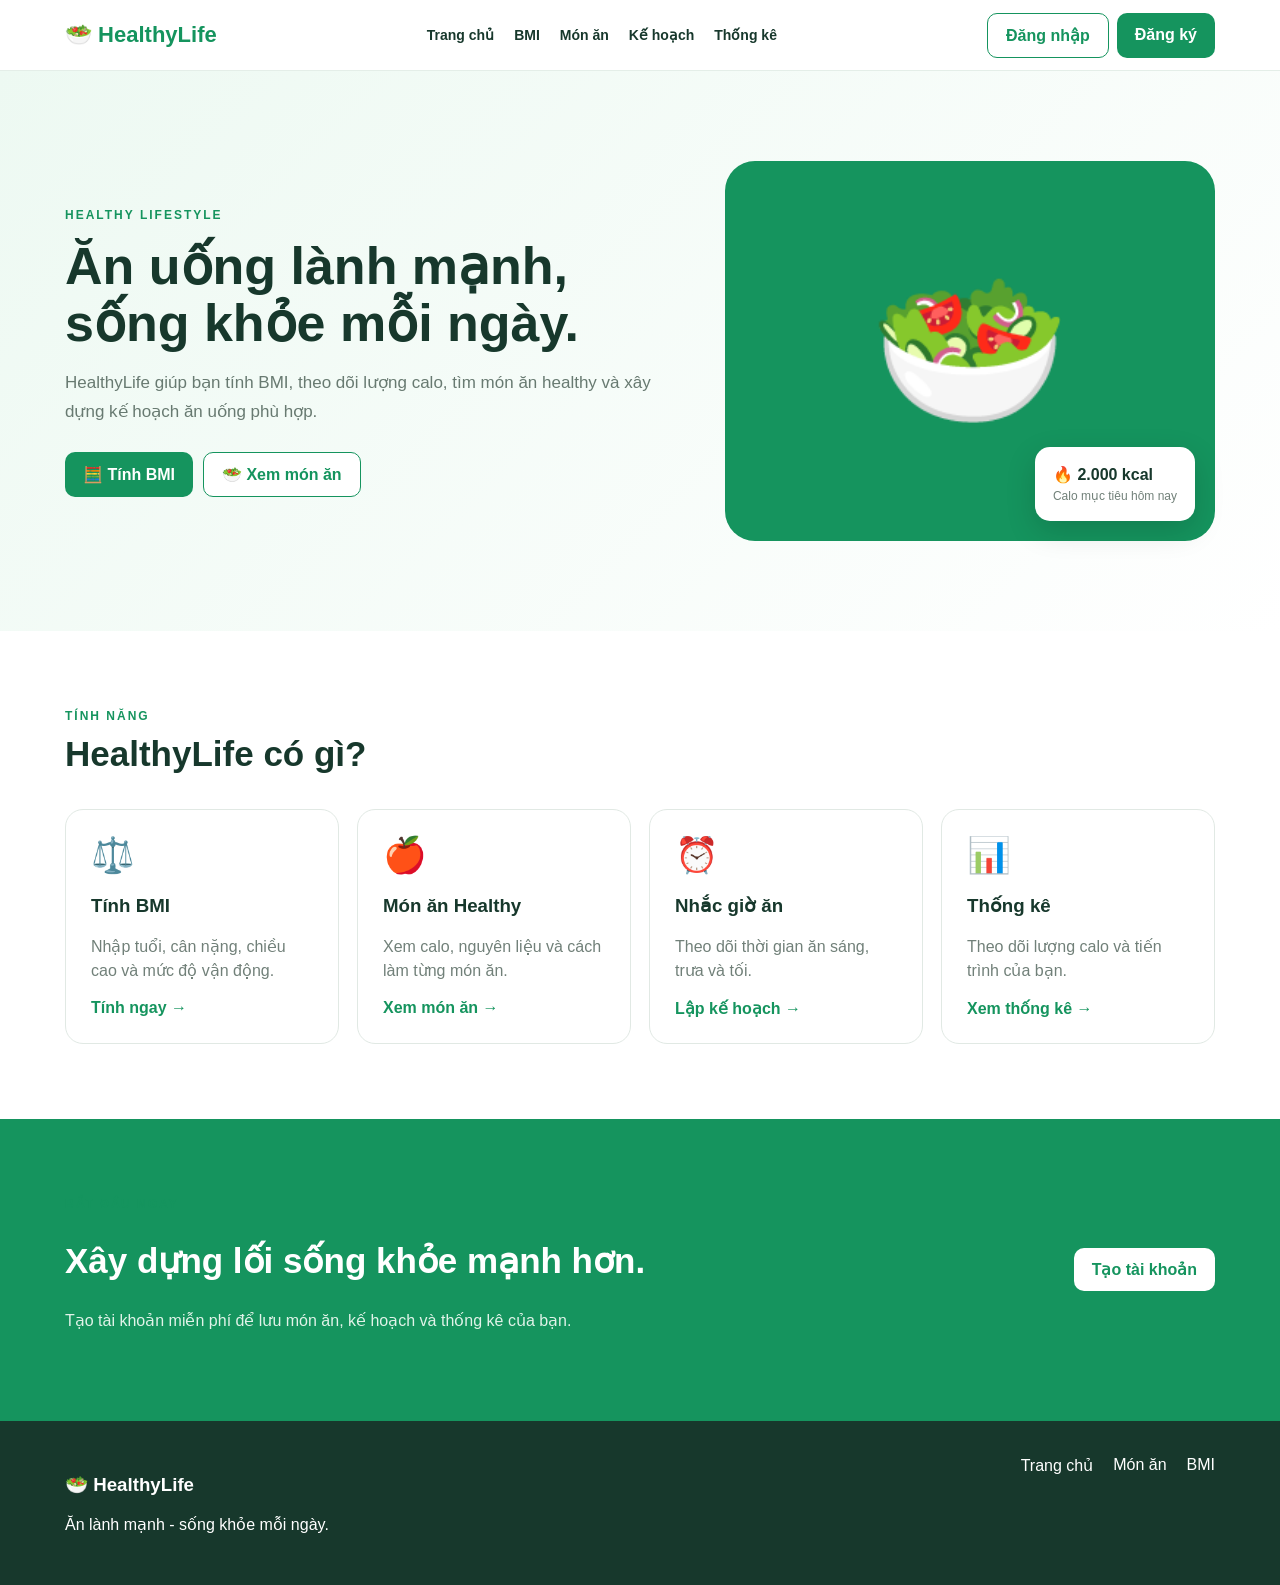
<file: index.html>
<!DOCTYPE html>
<html lang="vi">

<head>
    <meta charset="UTF-8">
    <meta name="viewport" content="width=device-width, initial-scale=1.0">

    <title>HealthyLife - Ăn uống lành mạnh</title>

    <link rel="stylesheet" href="css/styles.css">
    <link rel="stylesheet" href="css/responsive.css">
</head>

<body>

    <header class="header">

        <div class="container nav">

            <a href="index.html" class="logo">
                🥗 HealthyLife
            </a>

            <nav>
                <a href="index.html">Trang chủ</a>
                <a href="html/bmi.html">BMI</a>
                <a href="html/meals.html">Món ăn</a>
                <a href="html/plan.html">Kế hoạch</a>
                <a href="html/statistics.html">Thống kê</a>
            </nav>

            <div class="nav-buttons">
                <a href="html/login.html" class="btn btn-outline">
                    Đăng nhập
                </a>

                <a href="html/register.html" class="btn btn-primary">
                    Đăng ký
                </a>
            </div>

        </div>

    </header>


    <main>

        <section class="hero">

            <div class="container hero-grid">

                <div class="hero-content">

                    <span class="badge">
                        HEALTHY LIFESTYLE
                    </span>

                    <h1>
                        Ăn uống lành mạnh,
                        sống khỏe mỗi ngày.
                    </h1>

                    <p>
                        HealthyLife giúp bạn tính BMI, theo dõi
                        lượng calo, tìm món ăn healthy và xây dựng
                        kế hoạch ăn uống phù hợp.
                    </p>

                    <div class="hero-buttons">

                        <a href="bmi.html" class="btn btn-primary">
                            🧮 Tính BMI
                        </a>

                        <a href="meals.html" class="btn btn-outline">
                            🥗 Xem món ăn
                        </a>

                    </div>

                </div>


                <div class="hero-image">

                    <div class="hero-food">
                        🥗
                    </div>

                    <div class="floating-card">

                        <strong>
                            🔥 2.000 kcal
                        </strong>

                        <span>
                            Calo mục tiêu hôm nay
                        </span>

                    </div>

                </div>

            </div>

        </section>


        <section class="section">

            <div class="container">

                <div class="section-title">

                    <span>TÍNH NĂNG</span>

                    <h2>
                        HealthyLife có gì?
                    </h2>

                </div>


                <div class="feature-grid">

                    <div class="feature-card">

                        <div class="feature-icon">
                            ⚖️
                        </div>

                        <h3>
                            Tính BMI
                        </h3>

                        <p>
                            Nhập tuổi, cân nặng, chiều cao
                            và mức độ vận động.
                        </p>

                        <a href="html/bmi.html">
                            Tính ngay →
                        </a>

                    </div>


                    <div class="feature-card">

                        <div class="feature-icon">
                            🍎
                        </div>

                        <h3>
                            Món ăn Healthy
                        </h3>

                        <p>
                            Xem calo, nguyên liệu và cách
                            làm từng món ăn.
                        </p>

                        <a href="html/meals.html">
                            Xem món ăn →
                        </a>

                    </div>


                    <div class="feature-card">

                        <div class="feature-icon">
                            ⏰
                        </div>

                        <h3>
                            Nhắc giờ ăn
                        </h3>

                        <p>
                            Theo dõi thời gian ăn sáng,
                            trưa và tối.
                        </p>

                        <a href="html/plan.html">
                            Lập kế hoạch →
                        </a>

                    </div>


                    <div class="feature-card">

                        <div class="feature-icon">
                            📊
                        </div>

                        <h3>
                            Thống kê
                        </h3>

                        <p>
                            Theo dõi lượng calo và tiến trình
                            của bạn.
                        </p>

                        <a href="html/statistics.html">
                            Xem thống kê →
                        </a>

                    </div>

                </div>

            </div>

        </section>


        <section class="section section-green">

            <div class="container cta">

                <div>

                    <span class="badge">
                        BẮT ĐẦU NGAY
                    </span>

                    <h2>
                        Xây dựng lối sống
                        khỏe mạnh hơn.
                    </h2>

                    <p>
                        Tạo tài khoản miễn phí để lưu món ăn,
                        kế hoạch và thống kê của bạn.
                    </p>

                </div>

                <a href="register.html" class="btn btn-white">
                    Tạo tài khoản
                </a>

            </div>

        </section>

    </main>


    <footer>

        <div class="container footer-content">

            <div>
                <h3>🥗 HealthyLife</h3>

                <p>
                    Ăn lành mạnh - sống khỏe mỗi ngày.
                </p>
            </div>

            <div>
                <a href="index.html">Trang chủ</a>
                <a href="meals.html">Món ăn</a>
                <a href="bmi.html">BMI</a>
            </div>

        </div>

    </footer>


    <script src="/js/app.js"></script>

</body>

</html>
</file>
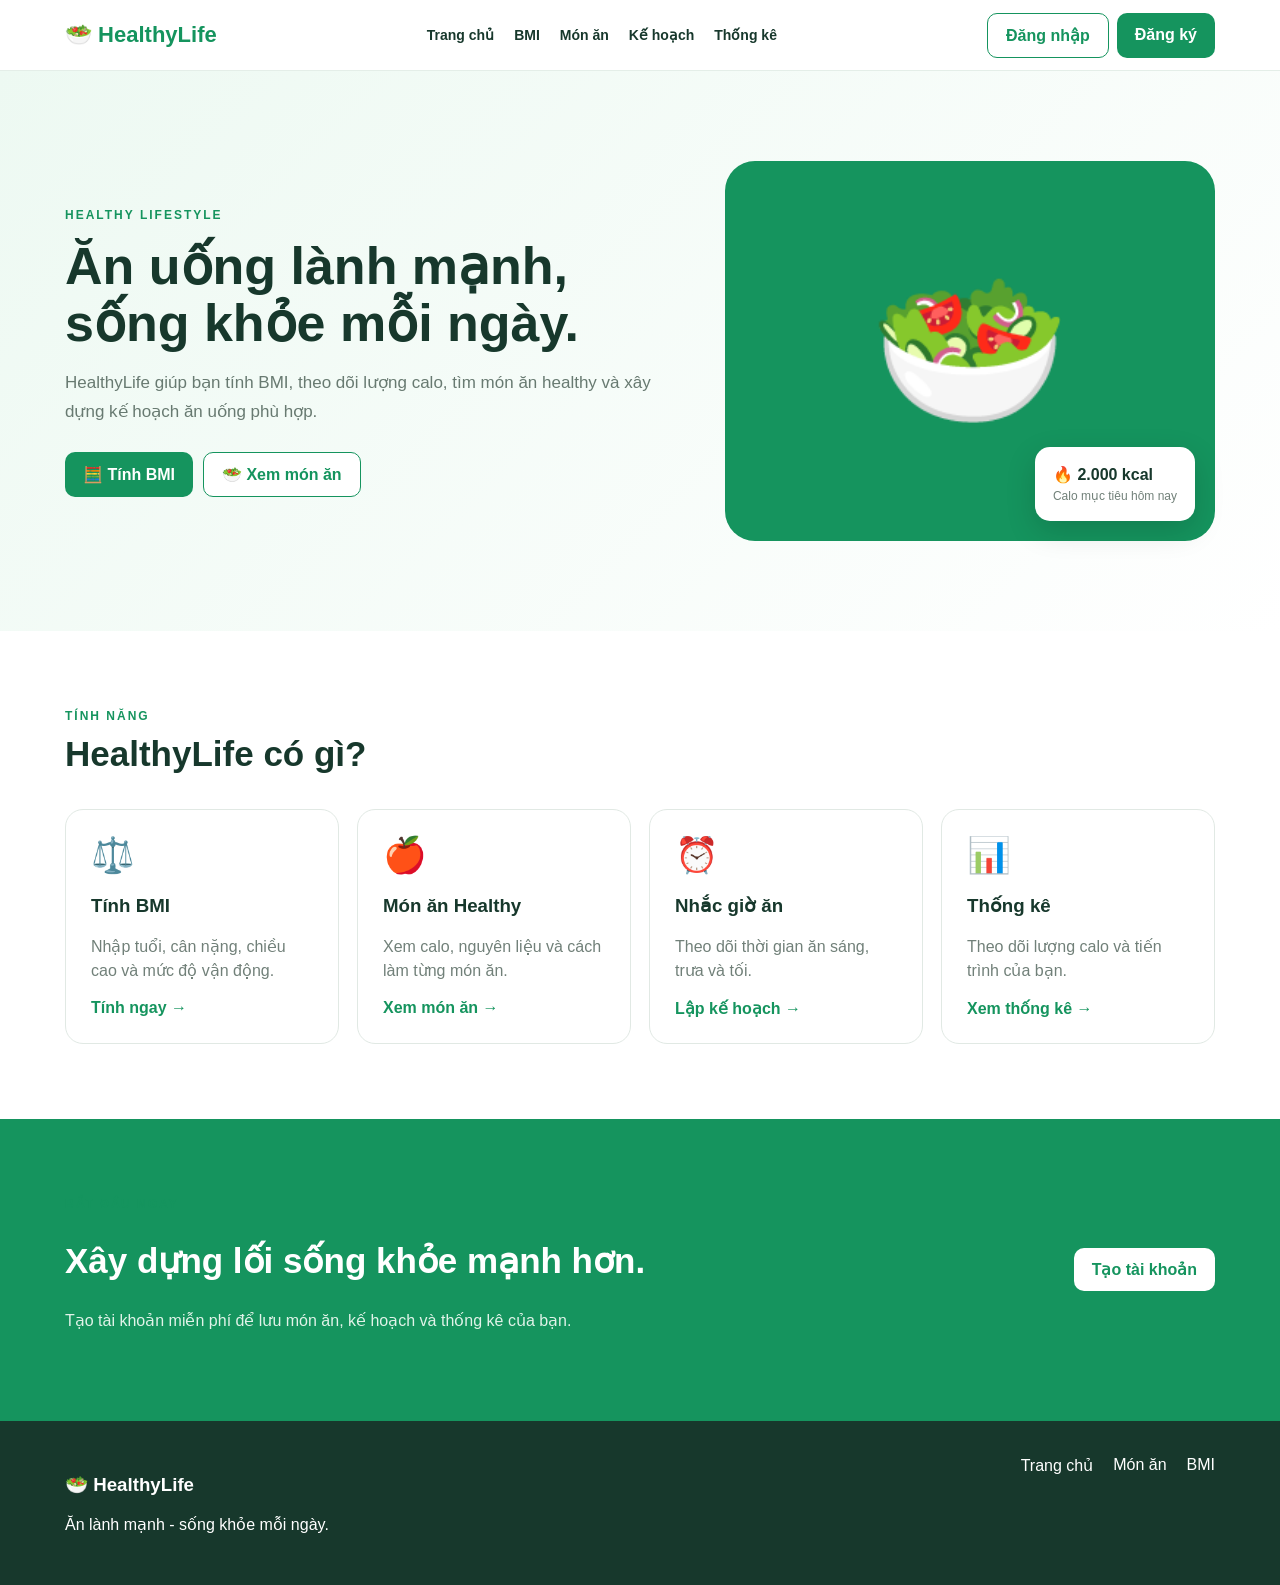
<file: html/index.html>
<!DOCTYPE html>
<html lang="vi">
<head>
    <meta charset="UTF-8">
    <meta name="viewport" content="width=device-width, initial-scale=1.0">

    <title>HealthyLife - Ăn uống lành mạnh</title>

    <link rel="stylesheet" href="/css/styles.css">
    <link rel="stylesheet" href="/css/responsive.css">
</head>

<body>

<header class="header">

    <div class="container nav">

        <a href="index.html" class="logo">
            🥗 HealthyLife
        </a>

        <nav>
            <a href="index.html">Trang chủ</a>
            <a href="bmi.html">BMI</a>
            <a href="meals.html">Món ăn</a>
            <a href="plan.html">Kế hoạch</a>
            <a href="statistics.html">Thống kê</a>
        </nav>

        <div class="nav-buttons">
            <a href="login.html" class="btn btn-outline">
                Đăng nhập
            </a>

            <a href="register.html" class="btn btn-primary">
                Đăng ký
            </a>
        </div>

    </div>

</header>


<main>

<section class="hero">

    <div class="container hero-grid">

        <div class="hero-content">

            <span class="badge">
                HEALTHY LIFESTYLE
            </span>

            <h1>
                Ăn uống lành mạnh,
                sống khỏe mỗi ngày.
            </h1>

            <p>
                HealthyLife giúp bạn tính BMI, theo dõi
                lượng calo, tìm món ăn healthy và xây dựng
                kế hoạch ăn uống phù hợp.
            </p>

            <div class="hero-buttons">

                <a href="bmi.html" class="btn btn-primary">
                    🧮 Tính BMI
                </a>

                <a href="meals.html" class="btn btn-outline">
                    🥗 Xem món ăn
                </a>

            </div>

        </div>


        <div class="hero-image">

            <div class="hero-food">
                🥗
            </div>

            <div class="floating-card">

                <strong>
                    🔥 2.000 kcal
                </strong>

                <span>
                    Calo mục tiêu hôm nay
                </span>

            </div>

        </div>

    </div>

</section>


<section class="section">

    <div class="container">

        <div class="section-title">

            <span>TÍNH NĂNG</span>

            <h2>
                HealthyLife có gì?
            </h2>

        </div>


        <div class="feature-grid">

            <div class="feature-card">

                <div class="feature-icon">
                    ⚖️
                </div>

                <h3>
                    Tính BMI
                </h3>

                <p>
                    Nhập tuổi, cân nặng, chiều cao
                    và mức độ vận động.
                </p>

                <a href="bmi.html">
                    Tính ngay →
                </a>

            </div>


            <div class="feature-card">

                <div class="feature-icon">
                    🍎
                </div>

                <h3>
                    Món ăn Healthy
                </h3>

                <p>
                    Xem calo, nguyên liệu và cách
                    làm từng món ăn.
                </p>

                <a href="meals.html">
                    Xem món ăn →
                </a>

            </div>


            <div class="feature-card">

                <div class="feature-icon">
                    ⏰
                </div>

                <h3>
                    Nhắc giờ ăn
                </h3>

                <p>
                    Theo dõi thời gian ăn sáng,
                    trưa và tối.
                </p>

                <a href="plan.html">
                    Lập kế hoạch →
                </a>

            </div>


            <div class="feature-card">

                <div class="feature-icon">
                    📊
                </div>

                <h3>
                    Thống kê
                </h3>

                <p>
                    Theo dõi lượng calo và tiến trình
                    của bạn.
                </p>

                <a href="statistics.html">
                    Xem thống kê →
                </a>

            </div>

        </div>

    </div>

</section>


<section class="section section-green">

    <div class="container cta">

        <div>

            <span class="badge">
                BẮT ĐẦU NGAY
            </span>

            <h2>
                Xây dựng lối sống
                khỏe mạnh hơn.
            </h2>

            <p>
                Tạo tài khoản miễn phí để lưu món ăn,
                kế hoạch và thống kê của bạn.
            </p>

        </div>

        <a href="register.html"
           class="btn btn-white">
            Tạo tài khoản
        </a>

    </div>

</section>

</main>


<footer>

    <div class="container footer-content">

        <div>
            <h3>🥗 HealthyLife</h3>

            <p>
                Ăn lành mạnh - sống khỏe mỗi ngày.
            </p>
        </div>

        <div>
            <a href="index.html">Trang chủ</a>
            <a href="meals.html">Món ăn</a>
            <a href="bmi.html">BMI</a>
        </div>

    </div>

</footer>


<script src="/js/app.js"></script>

</body>
</html>
</file>
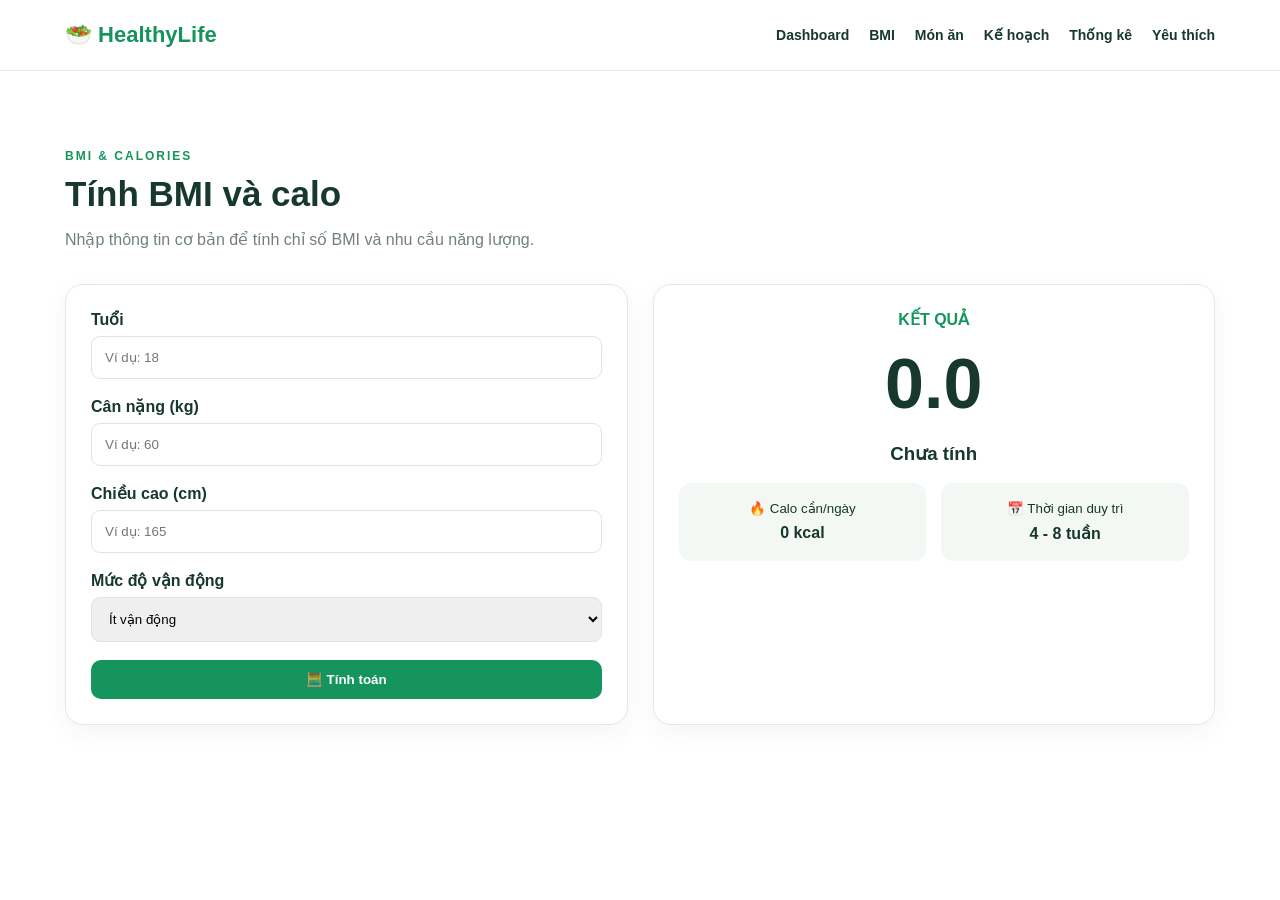
<file: html/bmi.html>
<!DOCTYPE html>
<html lang="vi">

<head>

    <meta charset="UTF-8">

    <meta name="viewport" content="width=device-width, initial-scale=1.0">

    <title>Tính BMI - HealthyLife</title>

    <link rel="stylesheet" href="../css/styles.css">
    <link rel="stylesheet" href="../css/responsive.css">

</head>

<body>


    <header class="header">

        <div class="container nav">

            <a href="dashboard.html" class="logo">
                🥗 HealthyLife
            </a>

            <nav>

                <a href="dashboard.html">
                    Dashboard
                </a>

                <a href="bmi.html">
                    BMI
                </a>

                <a href="meals.html">
                    Món ăn
                </a>

                <a href="plan.html">
                    Kế hoạch
                </a>

                <a href="statistics.html">
                    Thống kê
                </a>
                <a href="favorite.html">
                    Yêu thích
                </a>
            </nav>

        </div>

    </header>


    <main>

        <section class="section">

            <div class="container">

                <div class="section-title">

                    <span>BMI & CALORIES</span>

                    <h1>
                        Tính BMI và calo
                    </h1>

                    <p>
                        Nhập thông tin cơ bản để tính
                        chỉ số BMI và nhu cầu năng lượng.
                    </p>

                </div>


                <div class="bmi-page-grid">


                    <div class="card">

                        <form id="bmiForm">

                            <div class="form-group">

                                <label>
                                    Tuổi
                                </label>

                                <input type="number" id="age" min="1" placeholder="Ví dụ: 18"
                                    required>

                            </div>


                            <div class="form-group">

                                <label>
                                    Cân nặng (kg)
                                </label>

                                <input type="number" id="weight" min="1" step="0.1"
                                    placeholder="Ví dụ: 60" required>

                            </div>


                            <div class="form-group">

                                <label>
                                    Chiều cao (cm)
                                </label>

                                <input type="number" id="height" min="1" placeholder="Ví dụ: 165"
                                    required>

                            </div>


                            <div class="form-group">

                                <label>
                                    Mức độ vận động
                                </label>

                                <select id="activity">

                                    <option value="1.2">
                                        Ít vận động
                                    </option>

                                    <option value="1.375">
                                        Vận động nhẹ
                                    </option>

                                    <option value="1.55">
                                        Vận động vừa
                                    </option>

                                    <option value="1.725">
                                        Vận động nhiều
                                    </option>

                                    <option value="1.9">
                                        Rất nhiều
                                    </option>

                                </select>

                            </div>


                            <button type="submit" class="btn btn-primary full">
                                🧮 Tính toán
                            </button>

                        </form>

                    </div>


                    <div class="card result-card">

                        <span class="result-label">
                            KẾT QUẢ
                        </span>

                        <div class="result-number">
                            <span id="bmiResult">
                                0.0
                            </span>
                        </div>

                        <h3 id="bmiStatus">
                            Chưa tính
                        </h3>


                        <div class="result-boxes">

                            <div>

                                <small>
                                    🔥 Calo cần/ngày
                                </small>

                                <strong id="calorieResult">
                                    0 kcal
                                </strong>

                            </div>


                            <div>

                                <small>
                                    📅 Thời gian duy trì
                                </small>

                                <strong id="durationResult">
                                    4 - 8 tuần
                                </strong>

                            </div>

                        </div>

                    </div>

                </div>

            </div>

        </section>

    </main>


    <script src="../js/calories.js"></script>
    <script src="../js/bmi.js"></script>

</body>

</html>
</file>
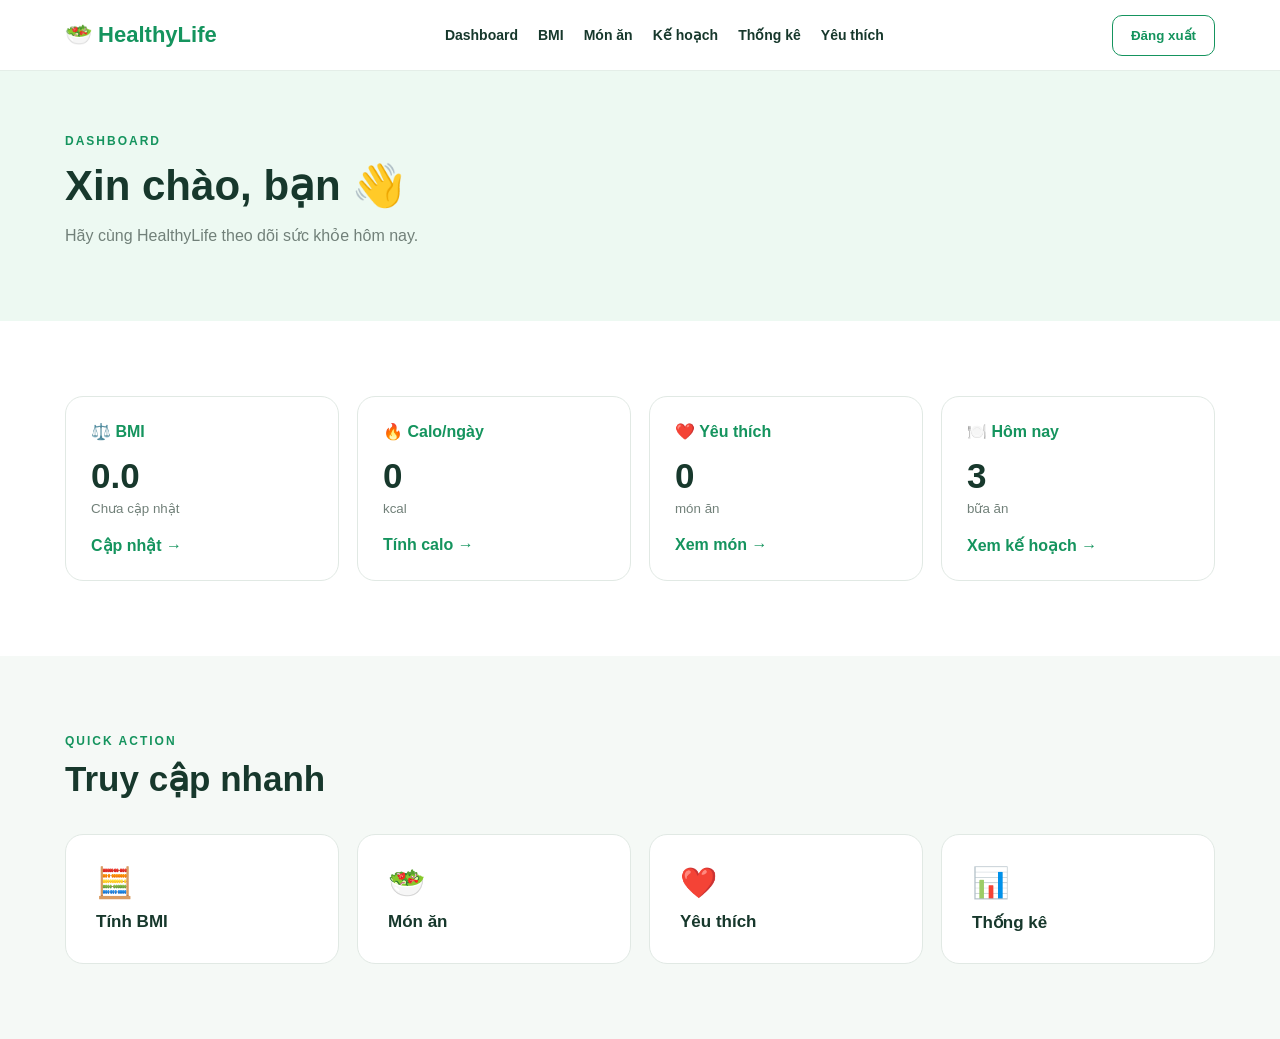
<file: html/dashboard.html>
<!DOCTYPE html>
<html lang="vi">

<head>

    <meta charset="UTF-8">

    <meta name="viewport" content="width=device-width, initial-scale=1.0">

    <title>Dashboard - HealthyLife</title>

    <link rel="stylesheet" href="../css/dashboard.css">
    <link rel="stylesheet" href="../css/styles.css">
    <link rel="stylesheet" href="../css/responsive.css">

</head>

<body>


    <header class="header">

        <div class="container nav">

            <a href="dashboard.html" class="logo">
                🥗 HealthyLife
            </a>

            <nav>

                <a href="dashboard.html">
                    Dashboard
                </a>

                <a href="bmi.html">
                    BMI
                </a>

                <a href="meals.html">
                    Món ăn
                </a>

                <a href="plan.html">
                    Kế hoạch
                </a>

                <a href="statistics.html">
                    Thống kê
                </a>
                <a href="favorite.html">
                    Yêu thích
                </a>
            </nav>

            <button id="logoutBtn" class="btn btn-outline">
                Đăng xuất
            </button>

        </div>

    </header>


    <main class="dashboard">


        <section class="dashboard-hero">

            <div class="container">

                <span class="badge">
                    DASHBOARD
                </span>

                <h1>
                    Xin chào,
                    <span id="userName">
                        bạn
                    </span>
                    👋
                </h1>

                <p>
                    Hãy cùng HealthyLife theo dõi
                    sức khỏe hôm nay.
                </p>

            </div>

        </section>


        <section class="section">

            <div class="container">

                <div class="dashboard-grid">


                    <div class="dashboard-card">

                        <span>
                            ⚖️ BMI
                        </span>

                        <strong id="dashboardBMI">
                            0.0
                        </strong>

                        <small id="dashboardBMIStatus">
                            Chưa cập nhật
                        </small>

                        <a href="bmi.html">
                            Cập nhật →
                        </a>

                    </div>


                    <div class="dashboard-card">

                        <span>
                            🔥 Calo/ngày
                        </span>

                        <strong id="dashboardCalories">
                            0
                        </strong>

                        <small>
                            kcal
                        </small>

                        <a href="bmi.html">
                            Tính calo →
                        </a>

                    </div>


                    <div class="dashboard-card">

                        <span>
                            ❤️ Yêu thích
                        </span>

                        <strong id="favoriteCount">
                            0
                        </strong>

                        <small>
                            món ăn
                        </small>

                        <a href="favorite.html">
                            Xem món →
                        </a>

                    </div>


                    <div class="dashboard-card">

                        <span>
                            🍽️ Hôm nay
                        </span>

                        <strong>
                            3
                        </strong>

                        <small>
                            bữa ăn
                        </small>

                        <a href="plan.html">
                            Xem kế hoạch →
                        </a>

                    </div>

                </div>

            </div>

        </section>


        <section class="section section-gray">

            <div class="container">

                <div class="section-title">

                    <span>QUICK ACTION</span>

                    <h2>
                        Truy cập nhanh
                    </h2>

                </div>


                <div class="quick-grid">

                    <a href="bmi.html" class="quick-card">
                        🧮
                        <strong>
                            Tính BMI
                        </strong>
                    </a>


                    <a href="meals.html" class="quick-card">
                        🥗
                        <strong>
                            Món ăn
                        </strong>
                    </a>


                    <a href="favorite.html" class="quick-card">
                        ❤️
                        <strong>
                            Yêu thích
                        </strong>
                    </a>


                    <a href="statistics.html" class="quick-card">
                        📊
                        <strong>
                            Thống kê
                        </strong>
                    </a>

                </div>

            </div>

        </section>


    </main>


    <script src="../js/app.js"></script>
    <script src="../js/auth.js"></script>

</body>

</html>
</file>
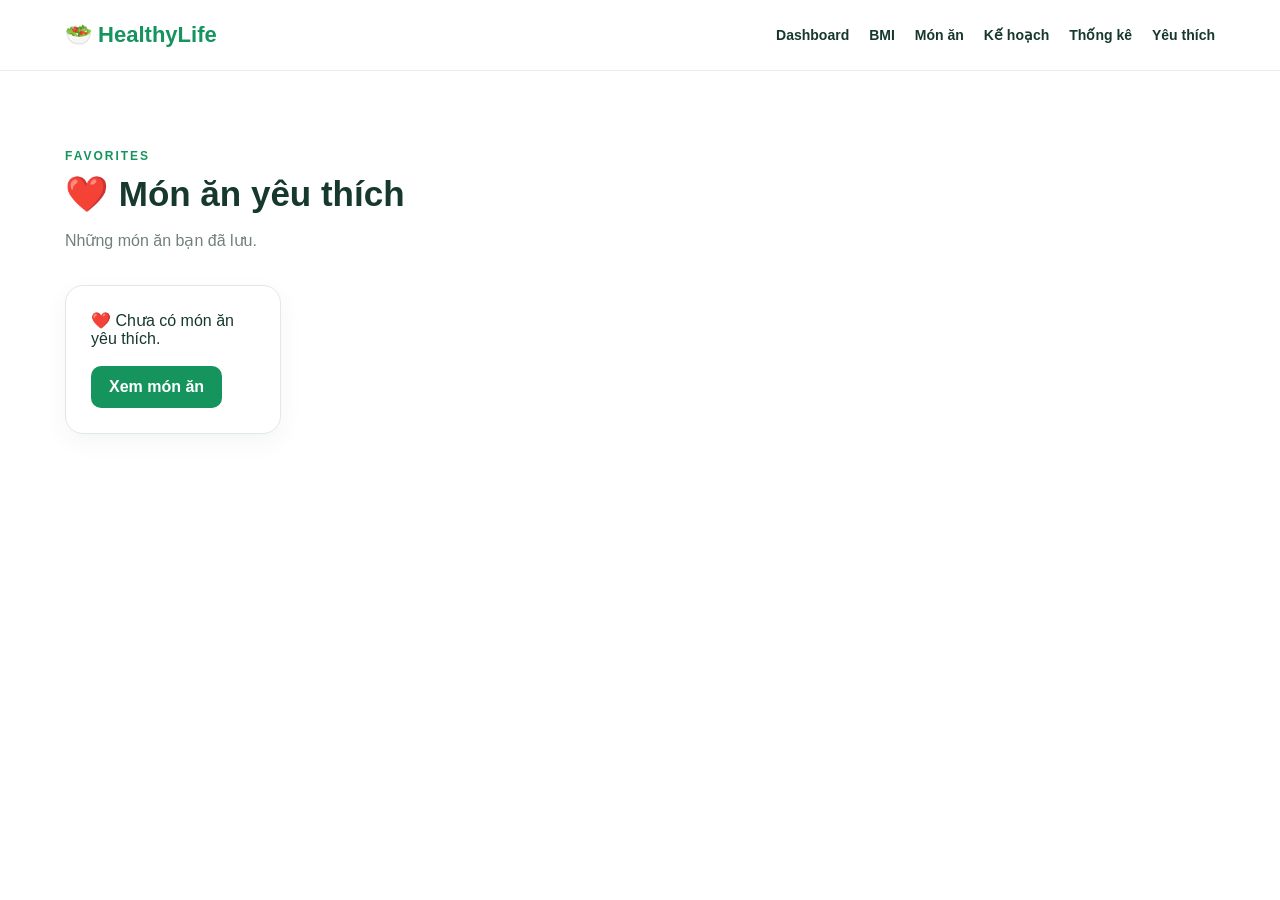
<file: html/favorite.html>
<!DOCTYPE html>
<html lang="vi">

<head>

    <meta charset="UTF-8">

    <meta name="viewport" content="width=device-width, initial-scale=1.0">

    <title>Món yêu thích - HealthyLife</title>

    <link rel="stylesheet" href="../css/styles.css">
    <link rel="stylesheet" href="../css/responsive.css">

</head>

<body>


    <header class="header">

        <div class="container nav">

            <a href="dashboard.html" class="logo">
                🥗 HealthyLife
            </a>

            <nav>

                <a href="dashboard.html">
                    Dashboard
                </a>

                <a href="bmi.html">
                    BMI
                </a>

                <a href="meals.html">
                    Món ăn
                </a>

                <a href="plan.html">
                    Kế hoạch
                </a>

                <a href="statistics.html">
                    Thống kê
                </a>
                <a href="favorite.html">
                    Yêu thích
                </a>
            </nav>

        </div>

    </header>


    <main>

        <section class="section">

            <div class="container">

                <div class="section-title">

                    <span>FAVORITES</span>

                    <h1>
                        ❤️ Món ăn yêu thích
                    </h1>

                    <p>
                        Những món ăn bạn đã lưu.
                    </p>

                </div>


                <div id="favoriteList" class="meal-grid"></div>

            </div>

        </section>

    </main>


    <script src="../data/meals.js"></script>
    <script src="../js/favorite.js"></script>

</body>

</html>
</file>
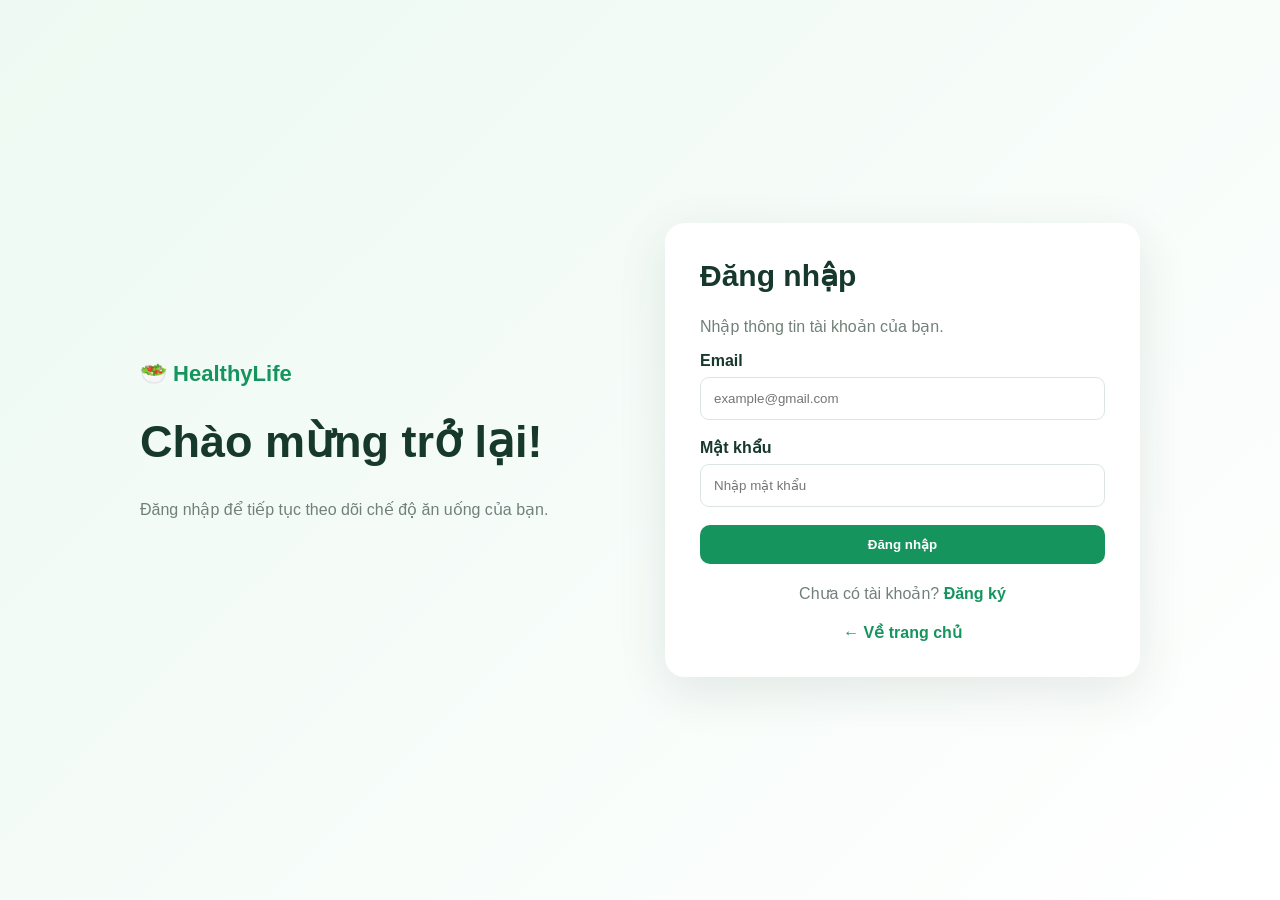
<file: html/login.html>
<!DOCTYPE html>
<html lang="vi">

<head>

    <meta charset="UTF-8">

    <meta name="viewport" content="width=device-width, initial-scale=1.0">

    <title>Đăng nhập - HealthyLife</title>

    <link rel="stylesheet" href="../css/styles.css">
    <link rel="stylesheet" href="../css/responsive.css">
    <link rel="stylesheet" href="../css/login.css">


</head>

<body class="auth-page">


    <div class="auth-container">


        <div class="auth-brand">

            <a href="index.html" class="logo">
                🥗 HealthyLife
            </a>

            <h1>
                Chào mừng trở lại!
            </h1>

            <p>
                Đăng nhập để tiếp tục theo dõi
                chế độ ăn uống của bạn.
            </p>

        </div>


        <div class="auth-card">

            <h2>
                Đăng nhập
            </h2>

            <p class="auth-description">
                Nhập thông tin tài khoản của bạn.
            </p>


            <form id="loginForm">

                <div class="form-group">

                    <label>
                        Email
                    </label>

                    <input type="email" id="loginEmail" placeholder="example@gmail.com" required>

                </div>


                <div class="form-group">

                    <label>
                        Mật khẩu
                    </label>

                    <input type="password" id="loginPassword" placeholder="Nhập mật khẩu" required>

                </div>


                <button type="submit" class="btn btn-primary full">
                    Đăng nhập
                </button>

            </form>


            <p id="loginMessage" class="form-message"></p>


            <div class="auth-bottom">

                Chưa có tài khoản?

                <a href="register.html">
                    Đăng ký
                </a>

            </div>


            <a href="index.html" class="back-home">
                ← Về trang chủ
            </a>

        </div>

    </div>


    <script src="../js/auth.js"></script>

</body>

</html>
</file>
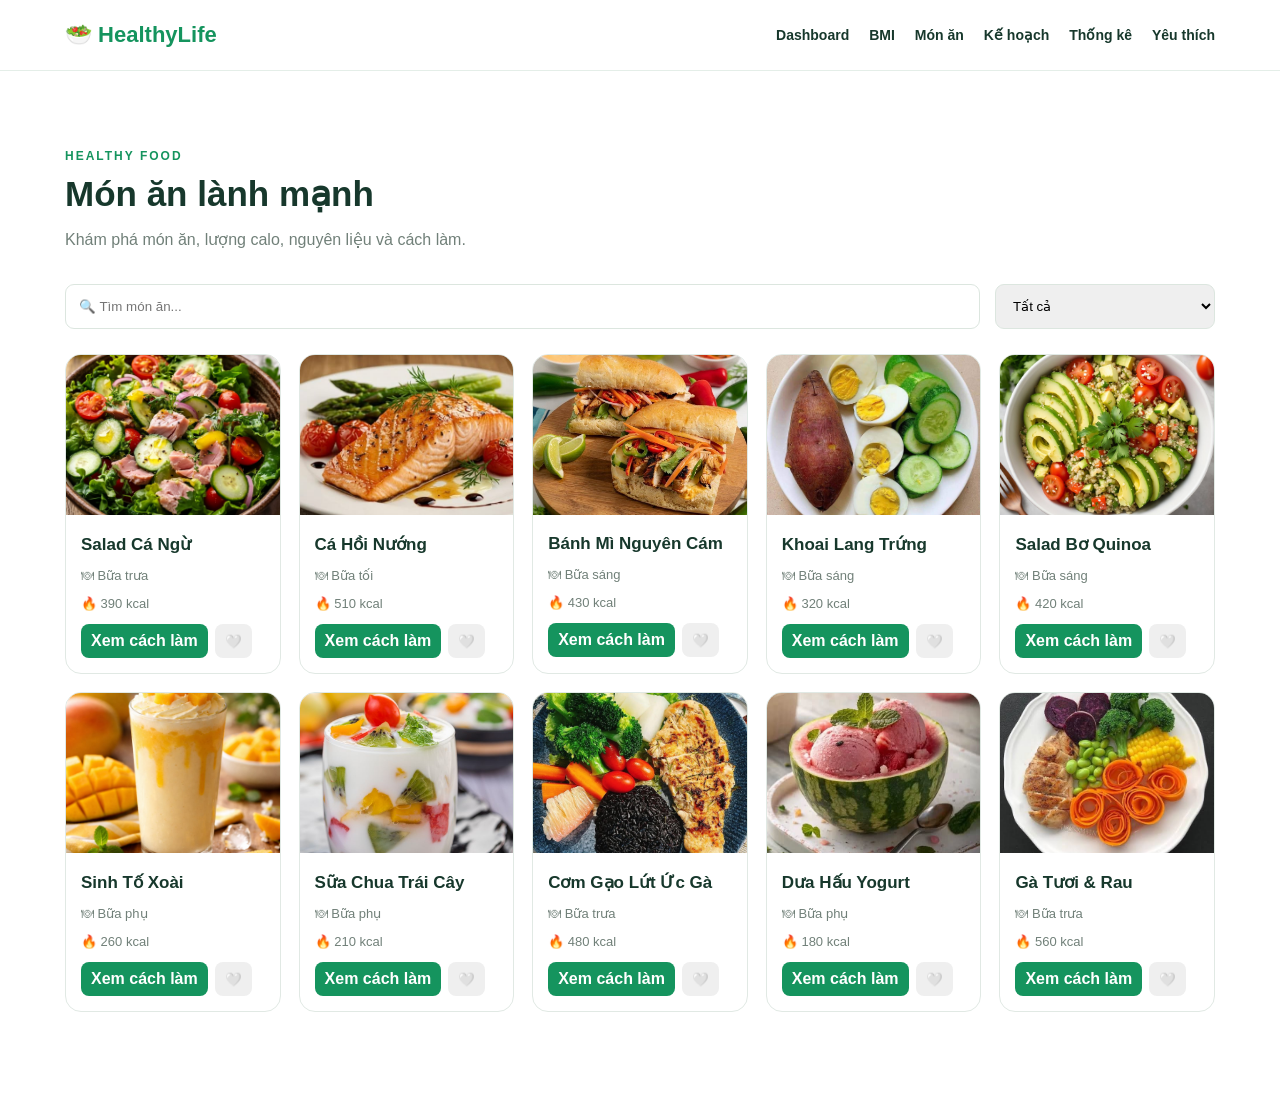
<file: html/meals.html>
<!DOCTYPE html>
<html lang="vi">

<head>

    <meta charset="UTF-8">

    <meta name="viewport" content="width=device-width, initial-scale=1.0">

    <title>Món ăn Healthy - HealthyLife</title>

    <link rel="stylesheet" href="../css/styles.css">
    <link rel="stylesheet" href="../css/responsive.css">

</head>

<body>


    <header class="header">

        <div class="container nav">

            <a href="dashboard.html" class="logo">
                🥗 HealthyLife
            </a>

            <nav>

                <a href="dashboard.html">
                    Dashboard
                </a>

                <a href="bmi.html">
                    BMI
                </a>

                <a href="meals.html">
                    Món ăn
                </a>

                <a href="plan.html">
                    Kế hoạch
                </a>

                <a href="statistics.html">
                    Thống kê
                </a>
                <a href="favorite.html">
                    Yêu thích
                </a>
            </nav>

        </div>

    </header>


    <main>


        <section class="section">

            <div class="container">

                <div class="section-title">

                    <span>HEALTHY FOOD</span>

                    <h1>
                        Món ăn lành mạnh
                    </h1>

                    <p>
                        Khám phá món ăn, lượng calo,
                        nguyên liệu và cách làm.
                    </p>

                </div>


                <div class="meal-toolbar">

                    <input type="text" id="searchMeal" placeholder="🔍 Tìm món ăn...">


                    <select id="mealType">

                        <option value="all">
                            Tất cả
                        </option>

                        <option value="Bữa sáng">
                            Bữa sáng
                        </option>

                        <option value="Bữa trưa">
                            Bữa trưa
                        </option>

                        <option value="Bữa tối">
                            Bữa tối
                        </option>

                        <option value="Bữa phụ">
                            Bữa phụ
                        </option>

                    </select>

                </div>


                <div id="mealGrid" class="meal-grid"></div>


                <div class="show-more">

                    <button id="showMoreBtn" class="btn btn-primary">
                        Xem thêm món
                    </button>

                </div>

            </div>

        </section>


    </main>


    <script src="../data/meals.js"></script>
    <script src="../js/favorite.js"></script>
    <script src="../js/meals.js"></script>

</body>

</html>
</file>
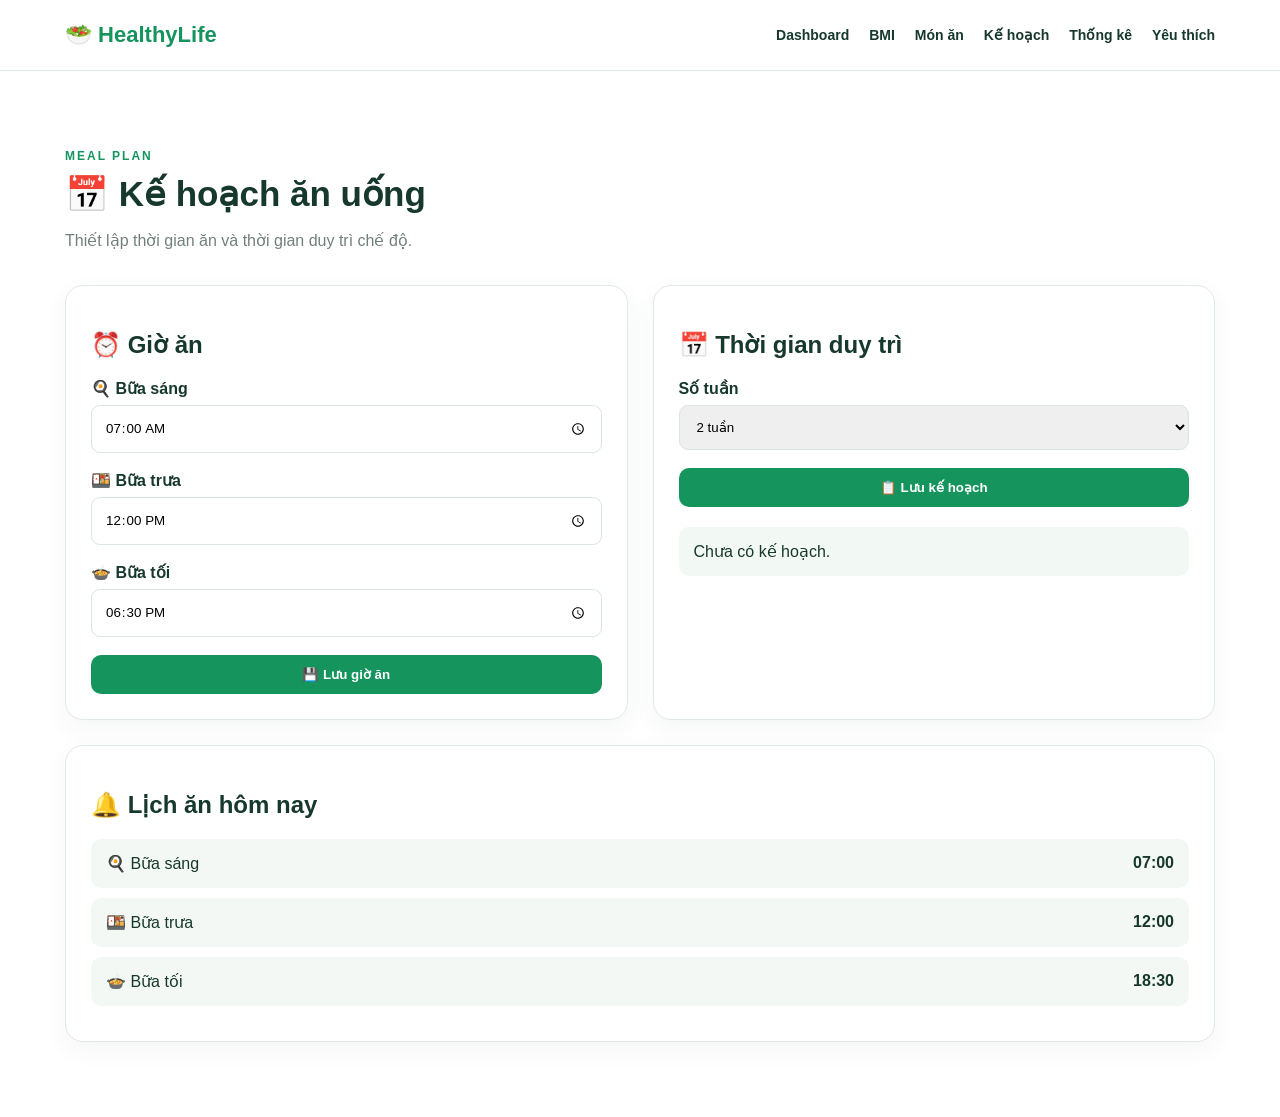
<file: html/plan.html>
<!DOCTYPE html>
<html lang="vi">

<head>

    <meta charset="UTF-8">

    <meta name="viewport" content="width=device-width, initial-scale=1.0">

    <title>Kế hoạch ăn uống - HealthyLife</title>

    <link rel="stylesheet" href="../css/styles.css">
    <link rel="stylesheet" href="../css/responsive.css">

</head>

<body>


    <header class="header">

        <div class="container nav">

            <a href="dashboard.html" class="logo">
                🥗 HealthyLife
            </a>

            <nav>

                <a href="dashboard.html">
                    Dashboard
                </a>

                <a href="bmi.html">
                    BMI
                </a>

                <a href="meals.html">
                    Món ăn
                </a>

                <a href="plan.html">
                    Kế hoạch
                </a>

                <a href="statistics.html">
                    Thống kê
                </a>
                <a href="favorite.html">
                    Yêu thích
                </a>
            </nav>

        </div>

    </header>


    <main>

        <section class="section">

            <div class="container">

                <div class="section-title">

                    <span>MEAL PLAN</span>

                    <h1>
                        📅 Kế hoạch ăn uống
                    </h1>

                    <p>
                        Thiết lập thời gian ăn và thời gian
                        duy trì chế độ.
                    </p>

                </div>


                <div class="plan-grid">


                    <div class="card">

                        <h2>
                            ⏰ Giờ ăn
                        </h2>


                        <form id="reminderForm">


                            <div class="form-group">

                                <label>
                                    🍳 Bữa sáng
                                </label>

                                <input type="time" id="breakfastTime" value="07:00">

                            </div>


                            <div class="form-group">

                                <label>
                                    🍱 Bữa trưa
                                </label>

                                <input type="time" id="lunchTime" value="12:00">

                            </div>


                            <div class="form-group">

                                <label>
                                    🍲 Bữa tối
                                </label>

                                <input type="time" id="dinnerTime" value="18:30">

                            </div>


                            <button class="btn btn-primary full">
                                💾 Lưu giờ ăn
                            </button>

                        </form>

                    </div>


                    <div class="card">

                        <h2>
                            📅 Thời gian duy trì
                        </h2>


                        <div class="form-group">

                            <label>
                                Số tuần
                            </label>

                            <select id="duration">

                                <option value="2">
                                    2 tuần
                                </option>

                                <option value="4">
                                    4 tuần
                                </option>

                                <option value="8">
                                    8 tuần
                                </option>

                                <option value="12">
                                    12 tuần
                                </option>

                            </select>

                        </div>


                        <button id="savePlan" class="btn btn-primary full">
                            📋 Lưu kế hoạch
                        </button>


                        <div id="planResult" class="plan-result">
                            Chưa có kế hoạch.
                        </div>

                    </div>

                </div>


                <div class="card reminder-card">

                    <h2>
                        🔔 Lịch ăn hôm nay
                    </h2>

                    <div id="reminderList"></div>

                </div>

            </div>

        </section>

    </main>


    <script src="../js/reminder.js"></script>

</body>

</html>
</file>
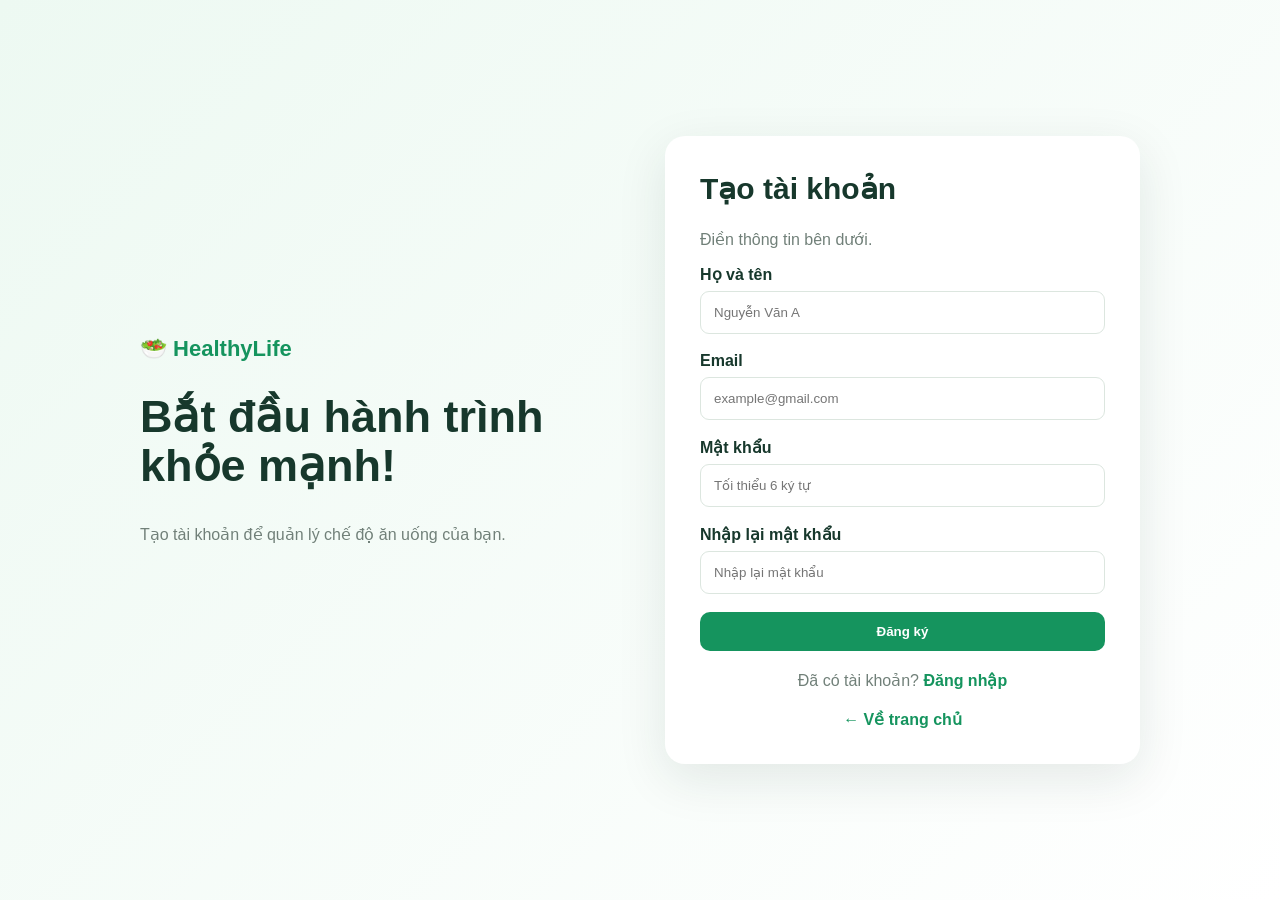
<file: html/register.html>
<!DOCTYPE html>
<html lang="vi">

<head>

    <meta charset="UTF-8">

    <meta name="viewport" content="width=device-width, initial-scale=1.0">

    <title>Đăng ký - HealthyLife</title>

    <link rel="stylesheet" href="../css/styles.css">
    <link rel="stylesheet" href="../css/responsive.css">
    <link rel="stylesheet" href="../css/login.css">

</head>

<body class="auth-page">


    <div class="auth-container">


        <div class="auth-brand">

            <a href="index.html" class="logo">
                🥗 HealthyLife
            </a>

            <h1>
                Bắt đầu hành trình khỏe mạnh!
            </h1>

            <p>
                Tạo tài khoản để quản lý chế độ
                ăn uống của bạn.
            </p>

        </div>


        <div class="auth-card">

            <h2>
                Tạo tài khoản
            </h2>

            <p class="auth-description">
                Điền thông tin bên dưới.
            </p>


            <form id="registerForm">

                <div class="form-group">

                    <label>
                        Họ và tên
                    </label>

                    <input type="text" id="registerName" placeholder="Nguyễn Văn A" required>

                </div>


                <div class="form-group">

                    <label>
                        Email
                    </label>

                    <input type="email" id="registerEmail" placeholder="example@gmail.com" required>

                </div>


                <div class="form-group">

                    <label>
                        Mật khẩu
                    </label>

                    <input type="password" id="registerPassword" placeholder="Tối thiểu 6 ký tự"
                        minlength="6" required>

                </div>


                <div class="form-group">

                    <label>
                        Nhập lại mật khẩu
                    </label>

                    <input type="password" id="registerConfirm" placeholder="Nhập lại mật khẩu"
                        required>

                </div>


                <button type="submit" class="btn btn-primary full">
                    Đăng ký
                </button>

            </form>


            <p id="registerMessage" class="form-message"></p>


            <div class="auth-bottom">

                Đã có tài khoản?

                <a href="login.html">
                    Đăng nhập
                </a>

            </div>


            <a href="index.html" class="back-home">
                ← Về trang chủ
            </a>

        </div>

    </div>


    <script src="../js/auth.js"></script>

</body>

</html>
</file>
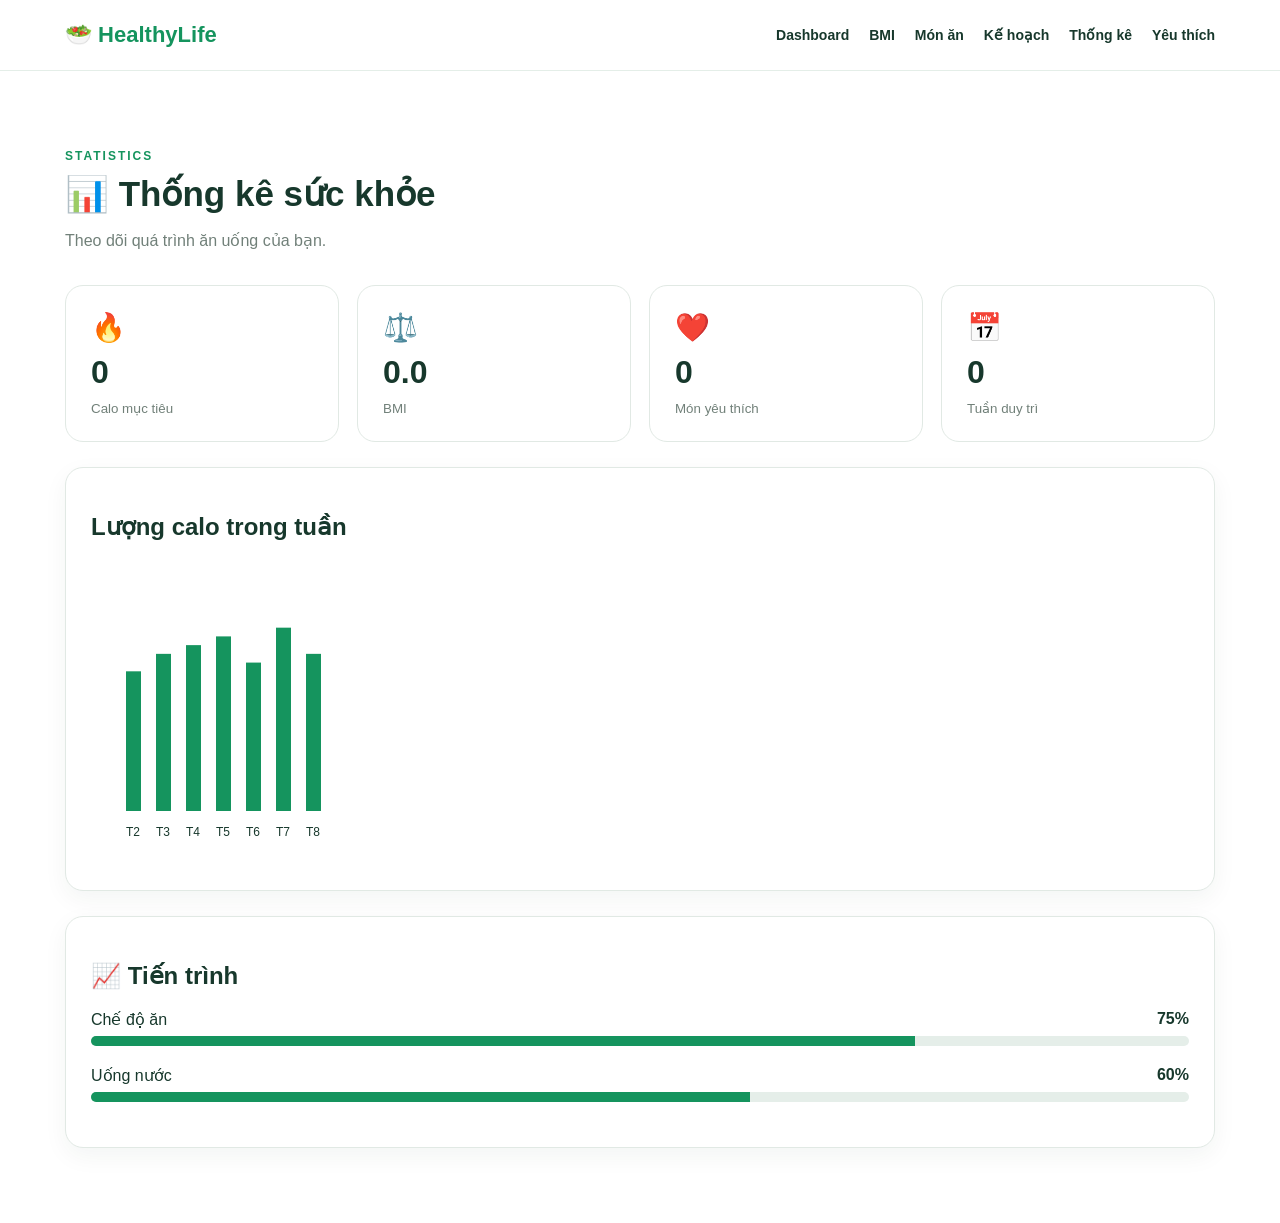
<file: html/statistics.html>
<!DOCTYPE html>
<html lang="vi">

<head>

    <meta charset="UTF-8">

    <meta name="viewport" content="width=device-width, initial-scale=1.0">

    <title>Thống kê - HealthyLife</title>

    <link rel="stylesheet" href="../css/styles.css">
    <link rel="stylesheet" href="../css/responsive.css">

</head>

<body>


    <header class="header">

        <div class="container nav">

            <a href="dashboard.html" class="logo">
                🥗 HealthyLife
            </a>

            <nav>

                <a href="dashboard.html">
                    Dashboard
                </a>

                <a href="bmi.html">
                    BMI
                </a>

                <a href="meals.html">
                    Món ăn
                </a>

                <a href="plan.html">
                    Kế hoạch
                </a>

                <a href="statistics.html">
                    Thống kê
                </a>
                <a href="favorite.html">
                    Yêu thích
                </a>
            </nav>

        </div>

    </header>


    <main>

        <section class="section">

            <div class="container">

                <div class="section-title">

                    <span>STATISTICS</span>

                    <h1>
                        📊 Thống kê sức khỏe
                    </h1>

                    <p>
                        Theo dõi quá trình ăn uống của bạn.
                    </p>

                </div>


                <div class="stats-grid">


                    <div class="stat-card">

                        <span>
                            🔥
                        </span>

                        <strong id="totalCalories">
                            0
                        </strong>

                        <small>
                            Calo mục tiêu
                        </small>

                    </div>


                    <div class="stat-card">

                        <span>
                            ⚖️
                        </span>

                        <strong id="currentBMI">
                            0.0
                        </strong>

                        <small>
                            BMI
                        </small>

                    </div>


                    <div class="stat-card">

                        <span>
                            ❤️
                        </span>

                        <strong id="totalFavorites">
                            0
                        </strong>

                        <small>
                            Món yêu thích
                        </small>

                    </div>


                    <div class="stat-card">

                        <span>
                            📅
                        </span>

                        <strong id="planWeeks">
                            0
                        </strong>

                        <small>
                            Tuần duy trì
                        </small>

                    </div>

                </div>


                <div class="card chart-card">

                    <h2>
                        Lượng calo trong tuần
                    </h2>

                    <canvas id="calorieChart" height="300"></canvas>

                </div>


                <div class="card">

                    <h2>
                        📈 Tiến trình
                    </h2>

                    <div class="progress-item">

                        <div class="progress-label">

                            <span>
                                Chế độ ăn
                            </span>

                            <strong>
                                75%
                            </strong>

                        </div>

                        <div class="progress">

                            <div style="width:75%"></div>

                        </div>

                    </div>


                    <div class="progress-item">

                        <div class="progress-label">

                            <span>
                                Uống nước
                            </span>

                            <strong>
                                60%
                            </strong>

                        </div>

                        <div class="progress">

                            <div style="width:60%"></div>

                        </div>

                    </div>

                </div>

            </div>

        </section>

    </main>


    <script src="../js/statistics.js"></script>

</body>

</html>
</file>
<file: css/styles.css>
* {
    box-sizing: border-box;
}

html {
    scroll-behavior: smooth;
}

body {
    margin: 0;
    font-family: Arial, sans-serif;
    color: #17382c;
    background: #ffffff;
}

a {
    text-decoration: none;
    color: inherit;
}

button,
input,
select {
    font-family: inherit;
}

.container {
    width: 92%;
    max-width: 1150px;
    margin: auto;
}

.header {
    position: sticky;
    top: 0;
    z-index: 1000;
    background: white;
    border-bottom: 1px solid #e4eee8;
}

.nav {
    min-height: 70px;
    display: flex;
    align-items: center;
    justify-content: space-between;
    gap: 20px;
}

.logo {
    color: #15945e;
    font-size: 22px;
    font-weight: bold;
}

nav {
    display: flex;
    gap: 20px;
}

nav a {
    font-size: 14px;
    font-weight: 600;
}

nav a:hover {
    color: #15945e;
}

.nav-buttons {
    display: flex;
    gap: 8px;
}

.btn {
    display: inline-flex;
    justify-content: center;
    align-items: center;
    border: none;
    padding: 12px 18px;
    border-radius: 10px;
    font-weight: bold;
    cursor: pointer;
}

.btn-primary {
    background: #15945e;
    color: white;
}

.btn-primary:hover {
    background: #0d7449;
}

.btn-outline {
    background: white;
    color: #15945e;
    border: 1px solid #15945e;
}

.btn-white {
    background: white;
    color: #15945e;
}

.full {
    width: 100%;
}

.hero {
    padding: 90px 0;
    background: linear-gradient(135deg, #edf9f2, #ffffff);
}

.hero-grid {
    display: grid;
    grid-template-columns: 1.1fr .9fr;
    gap: 60px;
    align-items: center;
}

.badge {
    color: #15945e;
    font-size: 12px;
    font-weight: bold;
    letter-spacing: 2px;
}

.hero h1 {
    font-size: 52px;
    line-height: 1.1;
    margin: 15px 0;
}

.hero p {
    color: #687a71;
    font-size: 17px;
    line-height: 1.7;
}

.hero-buttons {
    display: flex;
    gap: 10px;
    margin-top: 25px;
}

.hero-image {
    min-height: 380px;
    position: relative;
    display: flex;
    justify-content: center;
    align-items: center;
    background: #15945e;
    border-radius: 30px;
}

.hero-food {
    font-size: 160px;
}

.floating-card {
    position: absolute;
    right: 20px;
    bottom: 20px;
    background: white;
    padding: 18px;
    border-radius: 15px;
    display: flex;
    flex-direction: column;
    gap: 5px;
    box-shadow: 0 10px 30px rgba(0,0,0,.15);
}

.floating-card span {
    color: #718079;
    font-size: 12px;
}

.section {
    padding: 75px 0;
}

.section-green {
    background: #15945e;
    color: white;
}

.section-gray {
    background: #f5f9f6;
}

.section-title {
    margin-bottom: 35px;
}

.section-title span {
    color: #15945e;
    font-size: 12px;
    font-weight: bold;
    letter-spacing: 2px;
}

.section-green .section-title span {
    color: white;
}

.section-title h1,
.section-title h2 {
    font-size: 35px;
    margin: 10px 0;
}

.section-title p {
    color: #718079;
}

.feature-grid {
    display: grid;
    grid-template-columns: repeat(4, 1fr);
    gap: 18px;
}

.feature-card {
    padding: 25px;
    border: 1px solid #e1e9e4;
    border-radius: 18px;
    background: white;
}

.feature-icon {
    font-size: 35px;
}

.feature-card p {
    color: #718079;
    line-height: 1.5;
}

.feature-card a {
    color: #15945e;
    font-weight: bold;
}

.cta {
    display: flex;
    justify-content: space-between;
    align-items: center;
}

.cta h2 {
    font-size: 35px;
}

.cta p {
    color: #e1f3e9;
}

footer {
    background: #17382c;
    color: white;
    padding: 35px 0;
}

.footer-content {
    display: flex;
    justify-content: space-between;
    gap: 30px;
}

.footer-content > div:last-child {
    display: flex;
    gap: 20px;
}

.card {
    background: white;
    border: 1px solid #e1e9e4;
    border-radius: 18px;
    padding: 25px;
    box-shadow: 0 8px 25px rgba(20,50,40,.05);
}

.form-group {
    margin-bottom: 18px;
}

.form-group label {
    display: block;
    margin-bottom: 7px;
    font-weight: bold;
}

input,
select {
    width: 100%;
    padding: 13px;
    border: 1px solid #dce6df;
    border-radius: 9px;
    outline: none;
}

input:focus,
select:focus {
    border-color: #15945e;
}

.bmi-page-grid,
.plan-grid {
    display: grid;
    grid-template-columns: 1fr 1fr;
    gap: 25px;
}

.result-card {
    text-align: center;
}

.result-label {
    color: #15945e;
    font-weight: bold;
}

.result-number {
    font-size: 70px;
    font-weight: bold;
    margin: 15px;
}

.result-boxes {
    display: grid;
    grid-template-columns: 1fr 1fr;
    gap: 15px;
}

.result-boxes div {
    padding: 18px;
    border-radius: 12px;
    background: #f3f8f5;
}

.result-boxes small,
.result-boxes strong {
    display: block;
}

.result-boxes strong {
    margin-top: 8px;
}

.meal-toolbar {
    display: grid;
    grid-template-columns: 1fr 220px;
    gap: 15px;
    margin-bottom: 25px;
}

.meal-grid {
    display: grid;
    grid-template-columns: repeat(5, 1fr);
    gap: 18px;
}

.meal-card {
    background: white;
    overflow: hidden;
    border: 1px solid #e1e9e4;
    border-radius: 16px;
    transition: .2s;
}

.meal-card:hover {
    transform: translateY(-5px);
    box-shadow: 0 12px 30px rgba(20,50,40,.1);
}

.meal-card img {
    width: 100%;
    height: 160px;
    object-fit: cover;
}

.meal-content {
    padding: 15px;
}

.meal-content h3 {
    margin: 0 0 8px;
    font-size: 17px;
}

.meal-content p {
    color: #718079;
    font-size: 13px;
}

.meal-buttons {
    display: flex;
    gap: 7px;
}

.small-btn {
    border: none;
    padding: 8px 10px;
    border-radius: 8px;
    cursor: pointer;
    font-weight: bold;
}

.show-more {
    text-align: center;
    margin-top: 30px;
}

.meal-detail {
    margin-top: 25px;
}

.meal-detail-grid {
    display: grid;
    grid-template-columns: 1fr 1fr;
    gap: 30px;
}

.meal-detail-image {
    width: 100%;
    max-height: 450px;
    object-fit: cover;
    border-radius: 20px;
}

.meal-detail ul,
.meal-detail ol {
    line-height: 1.8;
}

.favorite-grid {
    display: grid;
    grid-template-columns: repeat(3, 1fr);
    gap: 18px;
}

.plan-result {
    margin-top: 20px;
    padding: 15px;
    border-radius: 10px;
    background: #f2f8f4;
}

.reminder-card {
    margin-top: 25px;
}

.reminder-item {
    display: flex;
    justify-content: space-between;
    padding: 15px;
    margin-bottom: 10px;
    border-radius: 10px;
    background: #f3f8f5;
}

.stats-grid {
    display: grid;
    grid-template-columns: repeat(4, 1fr);
    gap: 18px;
    margin-bottom: 25px;
}

.stat-card {
    padding: 25px;
    border: 1px solid #e1e9e4;
    border-radius: 18px;
    background: white;
}

.stat-card span,
.stat-card strong,
.stat-card small {
    display: block;
}

.stat-card span {
    font-size: 28px;
}

.stat-card strong {
    font-size: 32px;
    margin: 10px 0;
}

.stat-card small {
    color: #718079;
}

.chart-card {
    margin-bottom: 25px;
}

.progress-item {
    margin: 20px 0;
}

.progress-label {
    display: flex;
    justify-content: space-between;
    margin-bottom: 7px;
}

.progress {
    height: 10px;
    background: #e5eee9;
    border-radius: 20px;
    overflow: hidden;
}

.progress div {
    height: 100%;
    background: #15945e;
}

.back-home {
    color: #15945e;
    font-weight: bold;
}
</file>
<file: css/responsive.css>
@media (max-width: 1000px) {

    nav {
        display: none;
    }

    .feature-grid,
    .stats-grid,
    .dashboard-grid {
        grid-template-columns: repeat(2, 1fr);
    }

    .meal-grid {
        grid-template-columns: repeat(3, 1fr);
    }

}


@media (max-width: 750px) {

    .hero-grid,
    .bmi-page-grid,
    .plan-grid,
    .meal-detail-grid,
    .auth-container {
        grid-template-columns: 1fr;
    }

    .hero {
        padding: 55px 0;
    }

    .hero h1 {
        font-size: 40px;
    }

    .feature-grid,
    .stats-grid,
    .dashboard-grid,
    .quick-grid {
        grid-template-columns: 1fr 1fr;
    }

    .meal-grid {
        grid-template-columns: repeat(2, 1fr);
    }

    .auth-brand {
        display: none;
    }

    .meal-toolbar {
        grid-template-columns: 1fr;
    }

}


@media (max-width: 500px) {

    .nav-buttons .btn-outline {
        display: none;
    }

    .hero h1 {
        font-size: 34px;
    }

    .hero-buttons {
        flex-direction: column;
    }

    .feature-grid,
    .stats-grid,
    .dashboard-grid,
    .quick-grid,
    .meal-grid,
    .favorite-grid {
        grid-template-columns: 1fr;
    }

    .result-boxes {
        grid-template-columns: 1fr;
    }

    .cta,
    .footer-content {
        flex-direction: column;
        align-items: flex-start;
    }

    .auth-card {
        padding: 25px;
    }

}
</file>
<file: css/dashboard.css>
.dashboard-hero {
    padding: 60px 0;
    background: #edf9f2;
}

.dashboard-hero h1 {
    font-size: 42px;
    margin: 12px 0;
}

.dashboard-hero p {
    color: #718079;
}

.dashboard-grid {
    display: grid;
    grid-template-columns: repeat(4, 1fr);
    gap: 18px;
}

.dashboard-card {
    padding: 25px;
    background: white;
    border: 1px solid #e1e9e4;
    border-radius: 18px;
}

.dashboard-card span,
.dashboard-card strong,
.dashboard-card small,
.dashboard-card a {
    display: block;
}

.dashboard-card span {
    color: #15945e;
    font-weight: bold;
}

.dashboard-card strong {
    font-size: 35px;
    margin: 15px 0 5px;
}

.dashboard-card small {
    color: #718079;
}

.dashboard-card a {
    margin-top: 20px;
    color: #15945e;
    font-weight: bold;
}

.quick-grid {
    display: grid;
    grid-template-columns: repeat(4, 1fr);
    gap: 18px;
}

.quick-card {
    padding: 30px;
    background: white;
    border-radius: 18px;
    border: 1px solid #e1e9e4;

    display: flex;
    flex-direction: column;
    gap: 12px;

    font-size: 30px;
}

.quick-card strong {
    font-size: 17px;
}
</file>
<file: css/login.css>
.auth-page {
    min-height: 100vh;
    background: linear-gradient(135deg, #edf9f2, #ffffff);
}

.auth-container {
    width: 92%;
    max-width: 1000px;
    min-height: 100vh;
    margin: auto;

    display: grid;
    grid-template-columns: 1fr 1fr;
    gap: 50px;

    align-items: center;
}

.auth-brand h1 {
    font-size: 45px;
    line-height: 1.1;
}

.auth-brand p {
    color: #718079;
    line-height: 1.7;
}

.auth-card {
    background: white;
    padding: 35px;
    border-radius: 20px;

    box-shadow:
        0 15px 50px
        rgba(20,50,40,.1);
}

.auth-card h2 {
    margin-top: 0;
    font-size: 30px;
}

.auth-description {
    color: #718079;
}

.auth-bottom {
    text-align: center;
    margin-top: 20px;
    color: #718079;
}

.auth-bottom a {
    color: #15945e;
    font-weight: bold;
}

.form-message {
    text-align: center;
    color: #15945e;
    font-weight: bold;
}

.back-home {
    display: block;
    text-align: center;
    margin-top: 20px;
}
</file>
